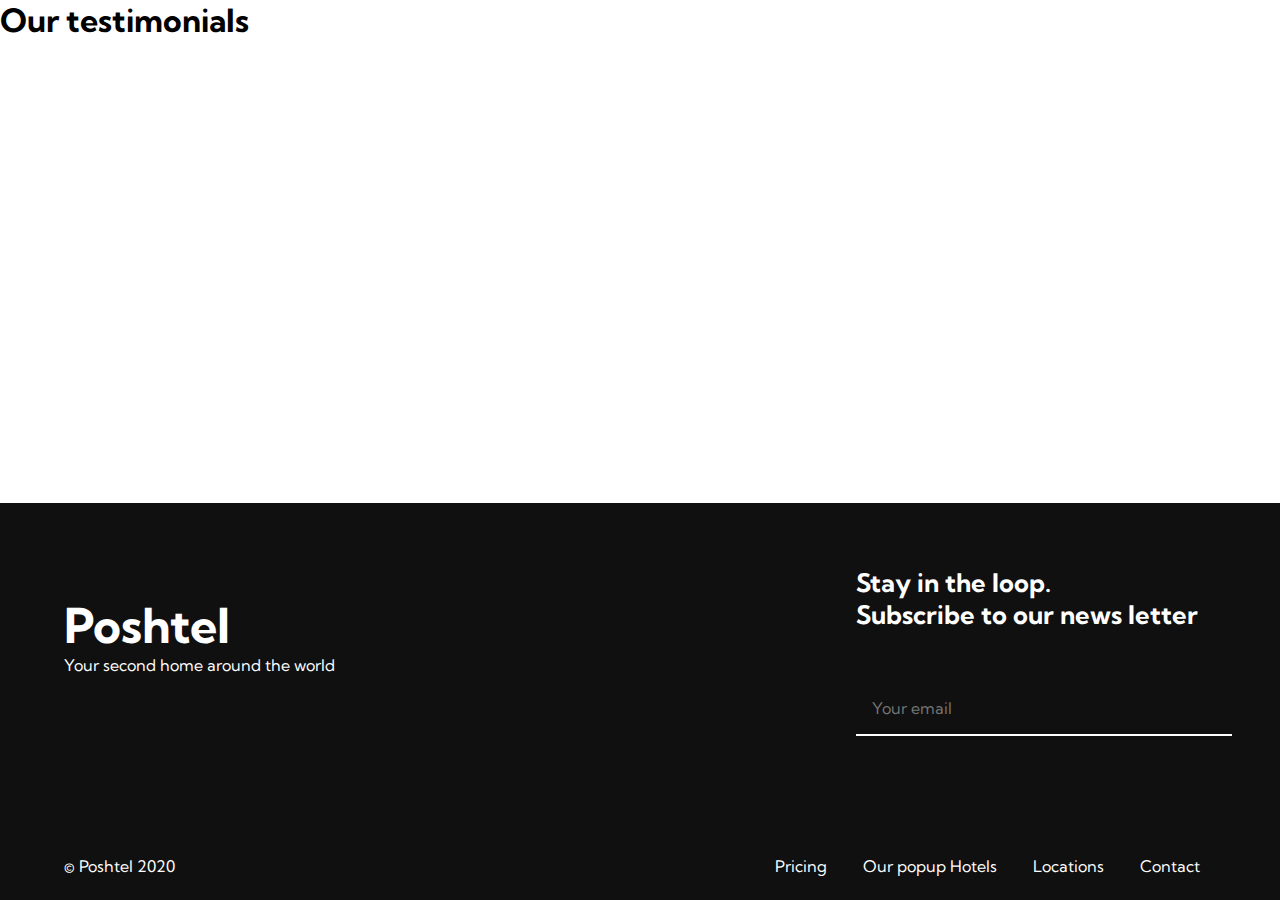
<file: wrkshop-3/index.html>
<!DOCTYPE html>
<html lang="en">
  <head>
    <meta charset="UTF-8" />
    <meta name="viewport" content="width=device-width, initial-scale=1.0" />
    <link rel="stylesheet" href="./styles.css" />
    <title>Welcome</title>
  </head>
  <body style="flex-direction: column; min-height: 100vh" class="flex-wrapper">
    <div style="flex: 1 0 auto" class="main-content">
      <section id="testimonials">
        <h1>Our testimonials</h1>
      </section>
    </div>
    <footer style="flex: 0 1 auto">
      <div
        style="
          padding-bottom: 96px;
          align-items: center;
          flex-wrap: wrap;
          justify-content: space-between;
        "
        class="flex-wrapper"
      >
        <div style="flex: 0 1 360px; margin-bottom: 2em" class="flex-item">
          <h1>Poshtel</h1>
          <p>Your second home around the world</p>
        </div>
        <div style="flex: 0 1 360px" class="flex-item">
          <h2>
            Stay in the loop. <br />
            Subscribe to our news letter
          </h2>
          <form style="padding-right: 16px" action="subscribe.php">
            <input type="text" name="email" placeholder="Your email" />
          </form>
        </div>
      </div>
      <div
        style="padding: 8px 0; flex-wrap: wrap; align-items: center"
        class="flex-wrapper"
      >
        <div class="flex-item">
          <p>&copy; Poshtel 2020</p>
        </div>
        <div class="flex-item">
          <ul>
            <li><a href="">Pricing</a></li>
            <li><a href="">Our popup Hotels</a></li>
            <li><a href="">Locations</a></li>
            <li><a href="">Contact</a></li>
          </ul>
        </div>
      </div>
    </footer>
  </body>
</html>
</file>
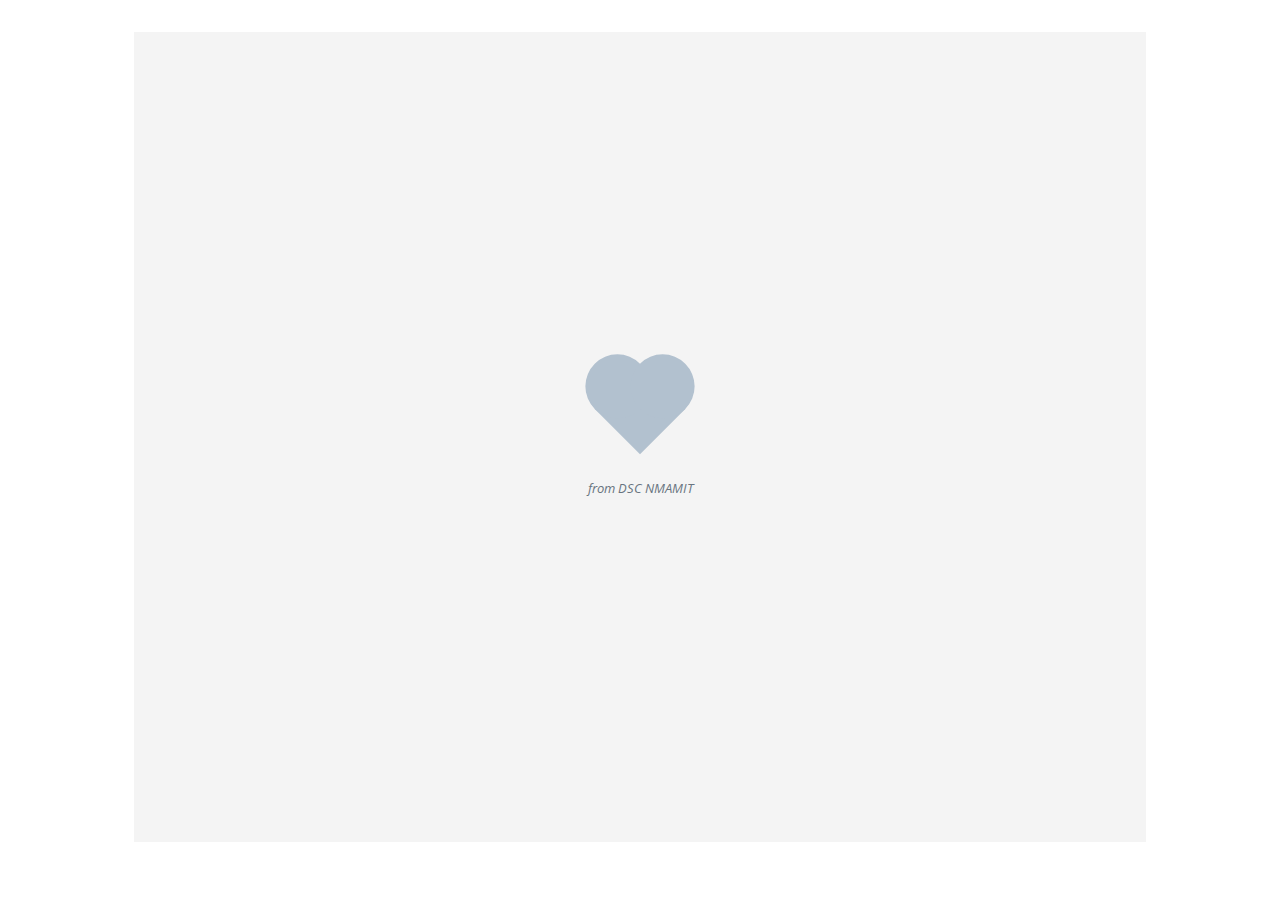
<file: wrkshop-5/index.html>
<!DOCTYPE html>
<html lang="en">
  <head>
    <meta charset="UTF-8" />
    <meta name="viewport" content="width=device-width, initial-scale=1.0" />
    <link rel="stylesheet" href="./style.css" />
    <title>Welcome</title>
  </head>
  <body>
    <div class="container">
      <div class="heart"></div>
      <div class="greeting">from DSC NMAMIT</div>
    </div>
  </body>
</html>
</file>
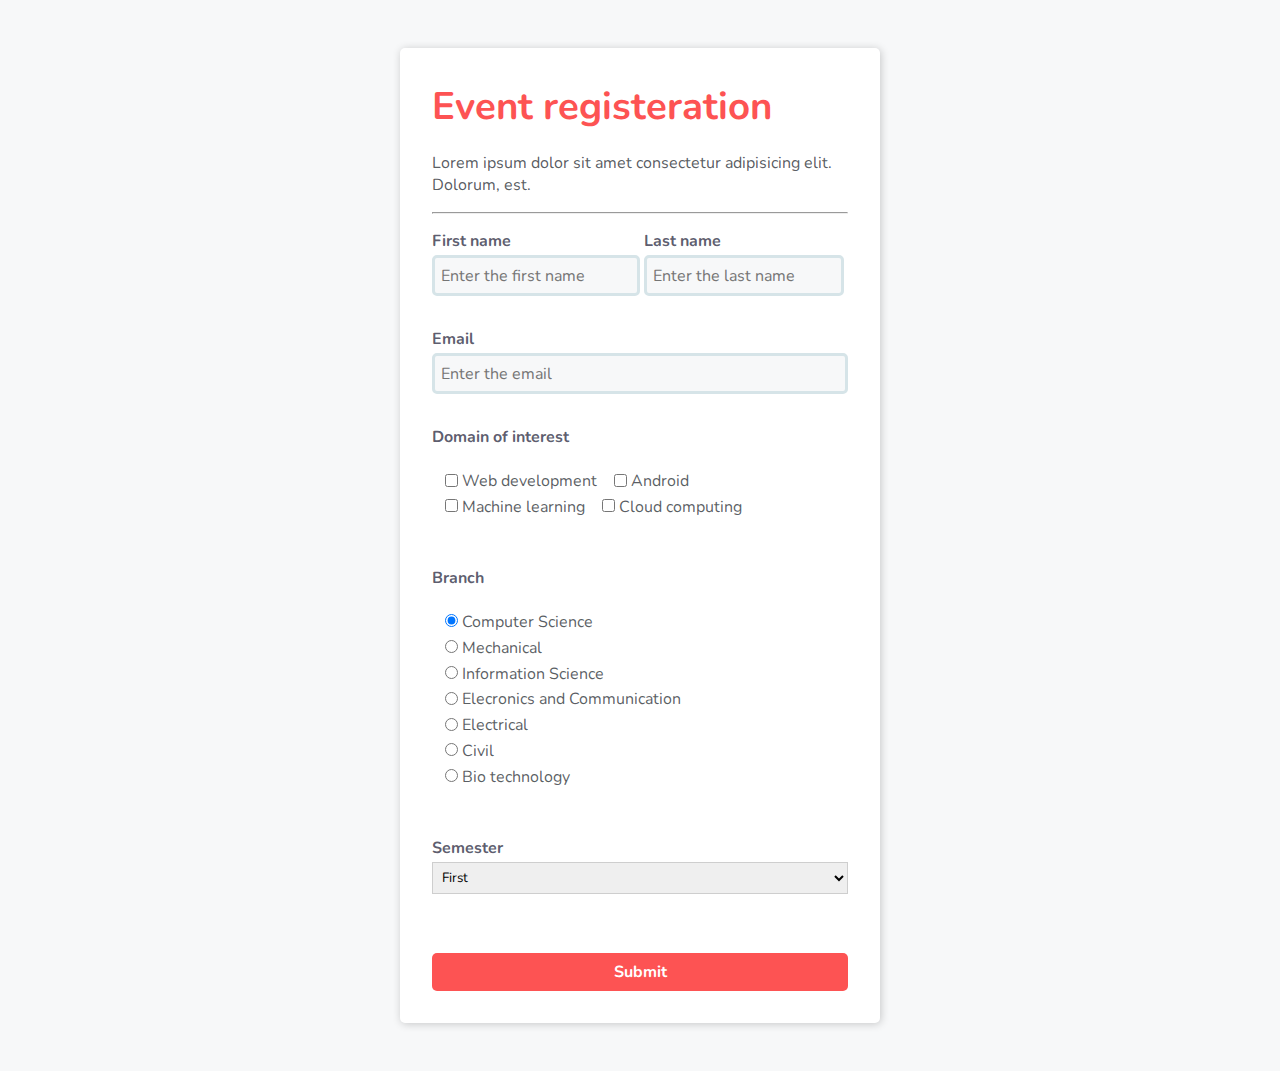
<file: wrkshop-6/index.html>
<!DOCTYPE html>
<html lang="en">
  <head>
    <meta charset="UTF-8" />
    <meta name="viewport" content="width=device-width, initial-scale=1.0" />
    <link rel="stylesheet" href="./styles.css" />
    <title>Welcome</title>
  </head>
  <body style="justify-content: center" class="flex-wrapper">
    <form action="index.php">
      <h1>Event registeration</h1>
      <p>
        Lorem ipsum dolor sit amet consectetur adipisicing elit. Dolorum, est.
      </p>
      <hr />
      <div style="flex-wrap: wrap" class="flex-wrapper">
        <div style="flex: 1 0 200px" class="input-control half-input">
          <label for="first">First name</label>
          <input
            type="text"
            name="firstname"
            placeholder="Enter the first name"
            id="firstname"
          />
        </div>
        <div
          style="flex: 1 0 200px; padding: 0 4px"
          class="input-control half-input"
        >
          <label for="lastname">Last name</label>
          <input
            type="text"
            name="lastname"
            placeholder="Enter the last name"
            id="lastname"
          />
        </div>
      </div>
      <div class="input-control">
        <label for="email">Email</label>
        <input
          placeholder="Enter the email"
          type="email"
          id="email"
          name="email"
        />
      </div>
      <div class="input-control">
        <fieldset>
          <legend>Domain of interest</legend>
          <input type="checkbox" name="domain" value="Web development" /> Web
          development
          <input type="checkbox" name="domain" value="Android" /> Android <br />
          <input type="checkbox" name="domain" value="Machine learning" />
          Machine learning
          <input type="checkbox" name="domain" value="Cloud computing" /> Cloud
          computing <br />
        </fieldset>
      </div>
      <div class="input-control">
        <fieldset>
          <legend>Branch</legend>
          <input type="radio" name="domain" value="Computer Science" checked />
          Computer Science <br />
          <input type="radio" name="domain" value="Mechanical" /> Mechanical
          <br />
          <input type="radio" name="domain" value="Information Science" />
          Information Science <br />
          <input
            type="radio"
            name="domain"
            value="Elecronics and Communication"
          />
          Elecronics and Communication <br />
          <input type="radio" name="domain" value="Electrical" /> Electrical
          <br />
          <input type="radio" name="domain" value="Civil" /> Civil <br />

          <input type="radio" name="domain" value="Bio technology" /> Bio
          technology <br />
        </fieldset>
      </div>
      <div class="input-control">
        <label for="semester">Semester</label>
        <select name="semester" id="semester">
          <option value="First">First</option>
          <option value="Third">Third</option>
          <option value="Fifth">Fifth</option>
          <option value="Seventh">Seventh</option>
        </select>
      </div>
      <input type="submit" value="Submit" />
    </form>
  </body>
</html>
</file>
<file: wrkshop-3/styles.css>
@import url('https://fonts.googleapis.com/css2?family=Kumbh+Sans:wght@400;700&display=swap');

* {
  padding: 0;
  margin: 0;
  font-family: 'Kumbh Sans', sans-serif;
}

.flex-wrapper {
  display: flex;

}

footer {
  padding: 32px;
  background-color: #101010;
  color: #fff;
}

@media (min-width:1000px) {
  footer {
    padding: 64px 64px 0;
  }
}

footer h1 {
  font-size: 3em;
}

footer h2 {
  margin-bottom: 2em;
  font-size: 1.6em;

}

footer input {
  padding: 16px;
  font-size: 1em;
  width: 100%;
  background-color: #101010;
  color: #fff;
  border: none;
  border-bottom: 2px solid #fff;
}

footer>div:nth-child(2) {
  justify-content: space-between;
}



footer li {
  display: inline-block;
}

footer li a {
  display: inline-block;
  padding: 16px;
  color: #fff;
  text-decoration: none;
}

@media (max-width:1000px) {

  footer>div:nth-child(2) a {
    padding: .4em;
    font-size: .8em;
  }


  footer>div:nth-child(2) ul {
    padding: 16px 0;
  }
}
</file>
<file: wrkshop-5/style.css>
@import url("https://fonts.googleapis.com/css2?family=Open+Sans:ital,wght@1,800&display=swap");
* {
  font-family: "Open Sans", sans-serif;
}

.container {
  width: 80%;
  margin: 32px auto;
  height: 90vh;

  background-color: #e0e0e059;

  display: flex;

  flex-direction: column;

  justify-content: center;
  align-items: center;
}

.greeting {
  font-size: 0.8em;
  margin-top: 3em;
  color: #697480;
  font-style: italic;
}

.heart {
  height: 64px;
  width: 64px;

  background-color: #b2c1cf;

  transform: rotate(-45deg);

  animation-duration: 0.5s;
  animation-iteration-count: infinite;
  animation-timing-function: ease;
  animation-name: beat;
  animation-fill-mode: forwards;
}

.heart::after,
.heart::before {
  content: "";

  display: block;
  height: inherit;
  width: inherit;
  border-radius: 50%;

  background: inherit;
}

.heart::after {
  transform: translate(50%, -100%);
}

.heart::before {
  transform: translate(0, -50%);
}

@keyframes beat {
  0% {
    transform: scale(1) rotate(-45deg);
  }

  50% {
    transform: scale(0.9) rotate(-45deg);
  }
}
</file>
<file: wrkshop-6/styles.css>
@import url('https://fonts.googleapis.com/css2?family=Nunito:wght@600;800&display=swap');

* {
  padding: 0;
  margin: 0;
  box-sizing: border-box;
  font-family: 'Nunito', sans-serif;
}

body {
  background-color: #f7f8f9;
}

.flex-wrapper {
  display: flex;
}

form {

  margin: 3rem 0;
  background-color: #fff;
  width: 480px;
  padding: 32px;
  border-radius: 5px;
  box-shadow: 1px 1px 8px rgba(0, 0, 0, .2);
}

hr {
  margin-bottom: 1em;
  color: #3f545a3a;
}

form h1 {
  font-size: 2.4rem;
  margin-bottom: .5em;
  color: #fd5353;
}

form p {
  margin-bottom: 1em;
  color: #252a30c5;
}

.input-control,
select {
  margin-bottom: 2em;
}

.input-control label,
form legend {
  font-weight: bold;
  margin-bottom: .2em;
  display: block;
  color: #323247cb;
}


.input-control input[type="text"],
.input-control input[type="email"] {
  font-size: 1em;
  border: none;
  background-color: #f7f8f9;
  border: .2em solid #d6e4e8;
  border-radius: 5px;
}

.input-control input[type="text"],
.input-control input[type="email"],
option,
select {
  padding: .4em;
  width: 100%;

}

select {
  border: 1px solid #10101025;
}

.input-control input[type="radio"],
.input-control input[type="checkbox"] {
  display: inline-block;

  margin: .5em 0;
  margin-left: 1em;
  font-size: .8em;
}


form fieldset {
  border: none;
  padding: 1em 0;
  color: #252a30c0;
}

input[type="submit"] {
  cursor: pointer;

  width: 100%;
  padding: .5em 1em;

  background-color: #fd5353;

  color: #fff;
  font-size: 1em;
  font-weight: bold;

  border-radius: 5px;
  border: none;
}
</file>
